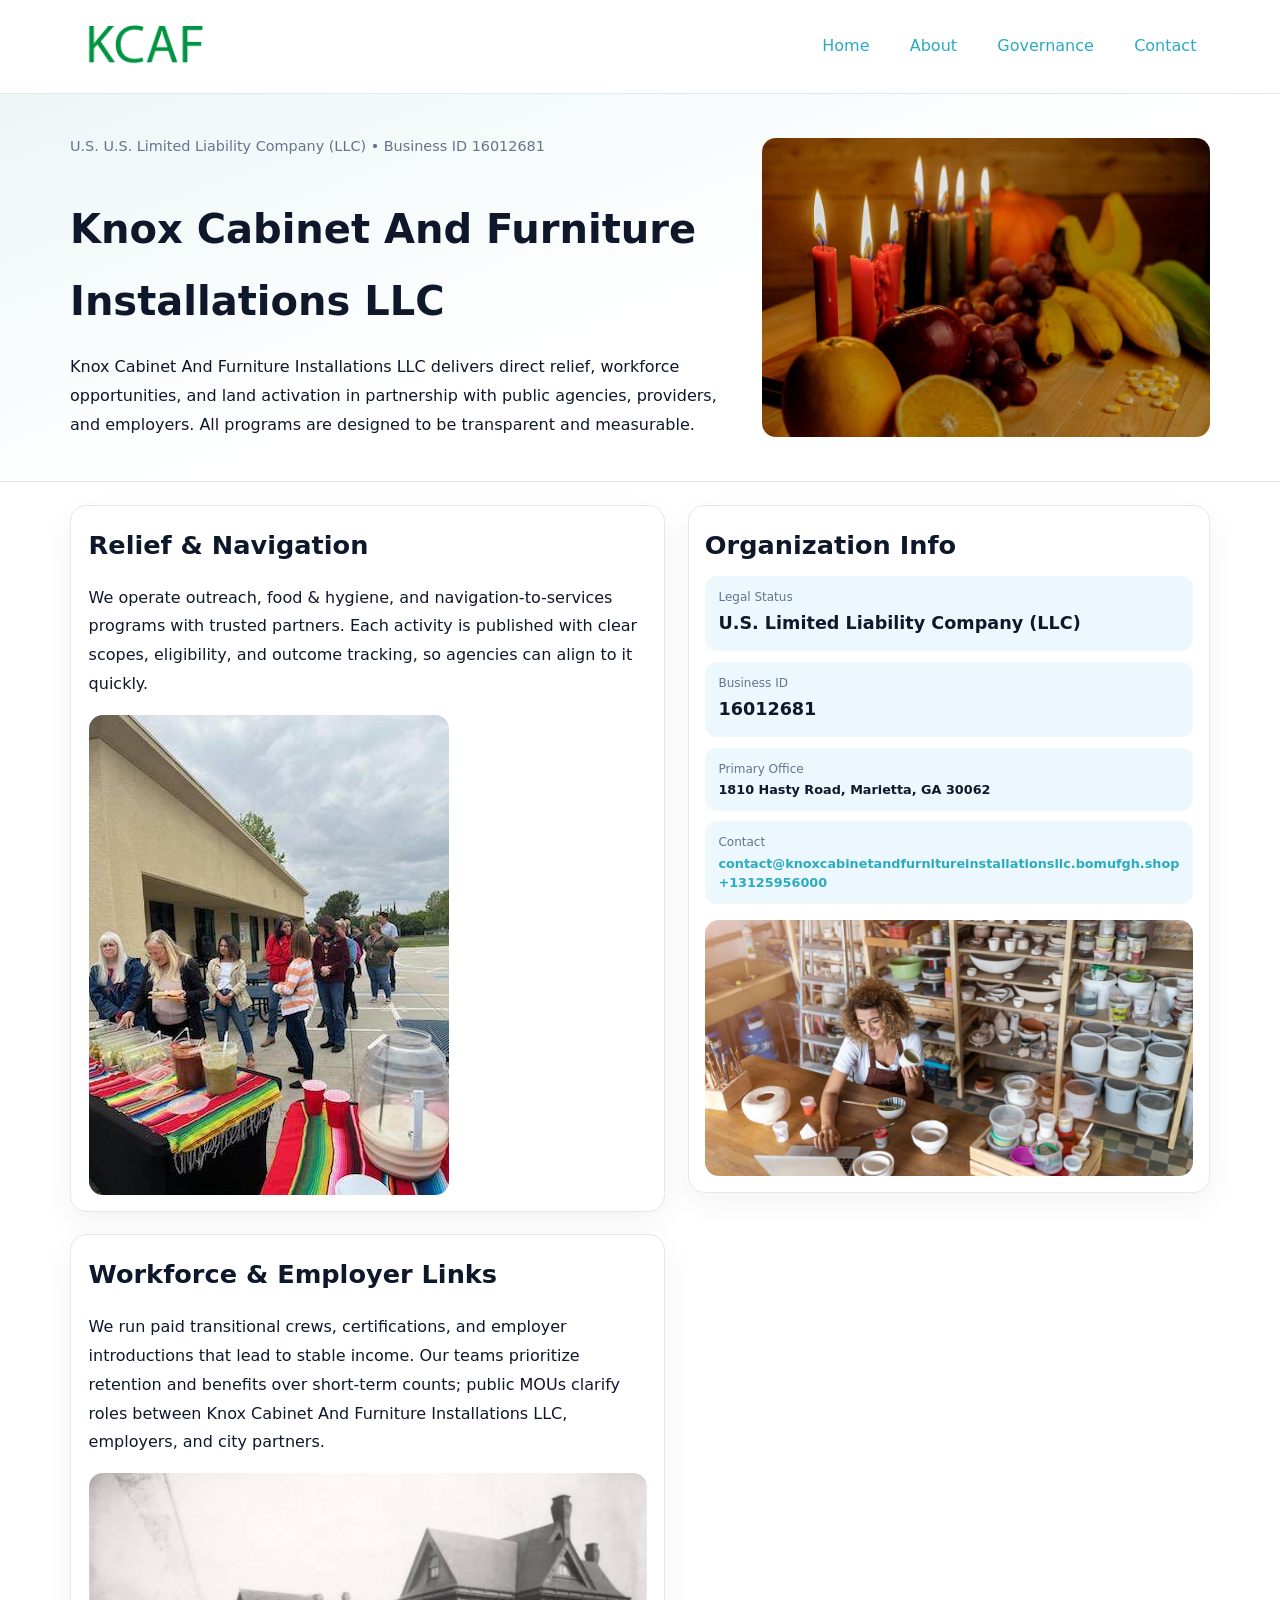
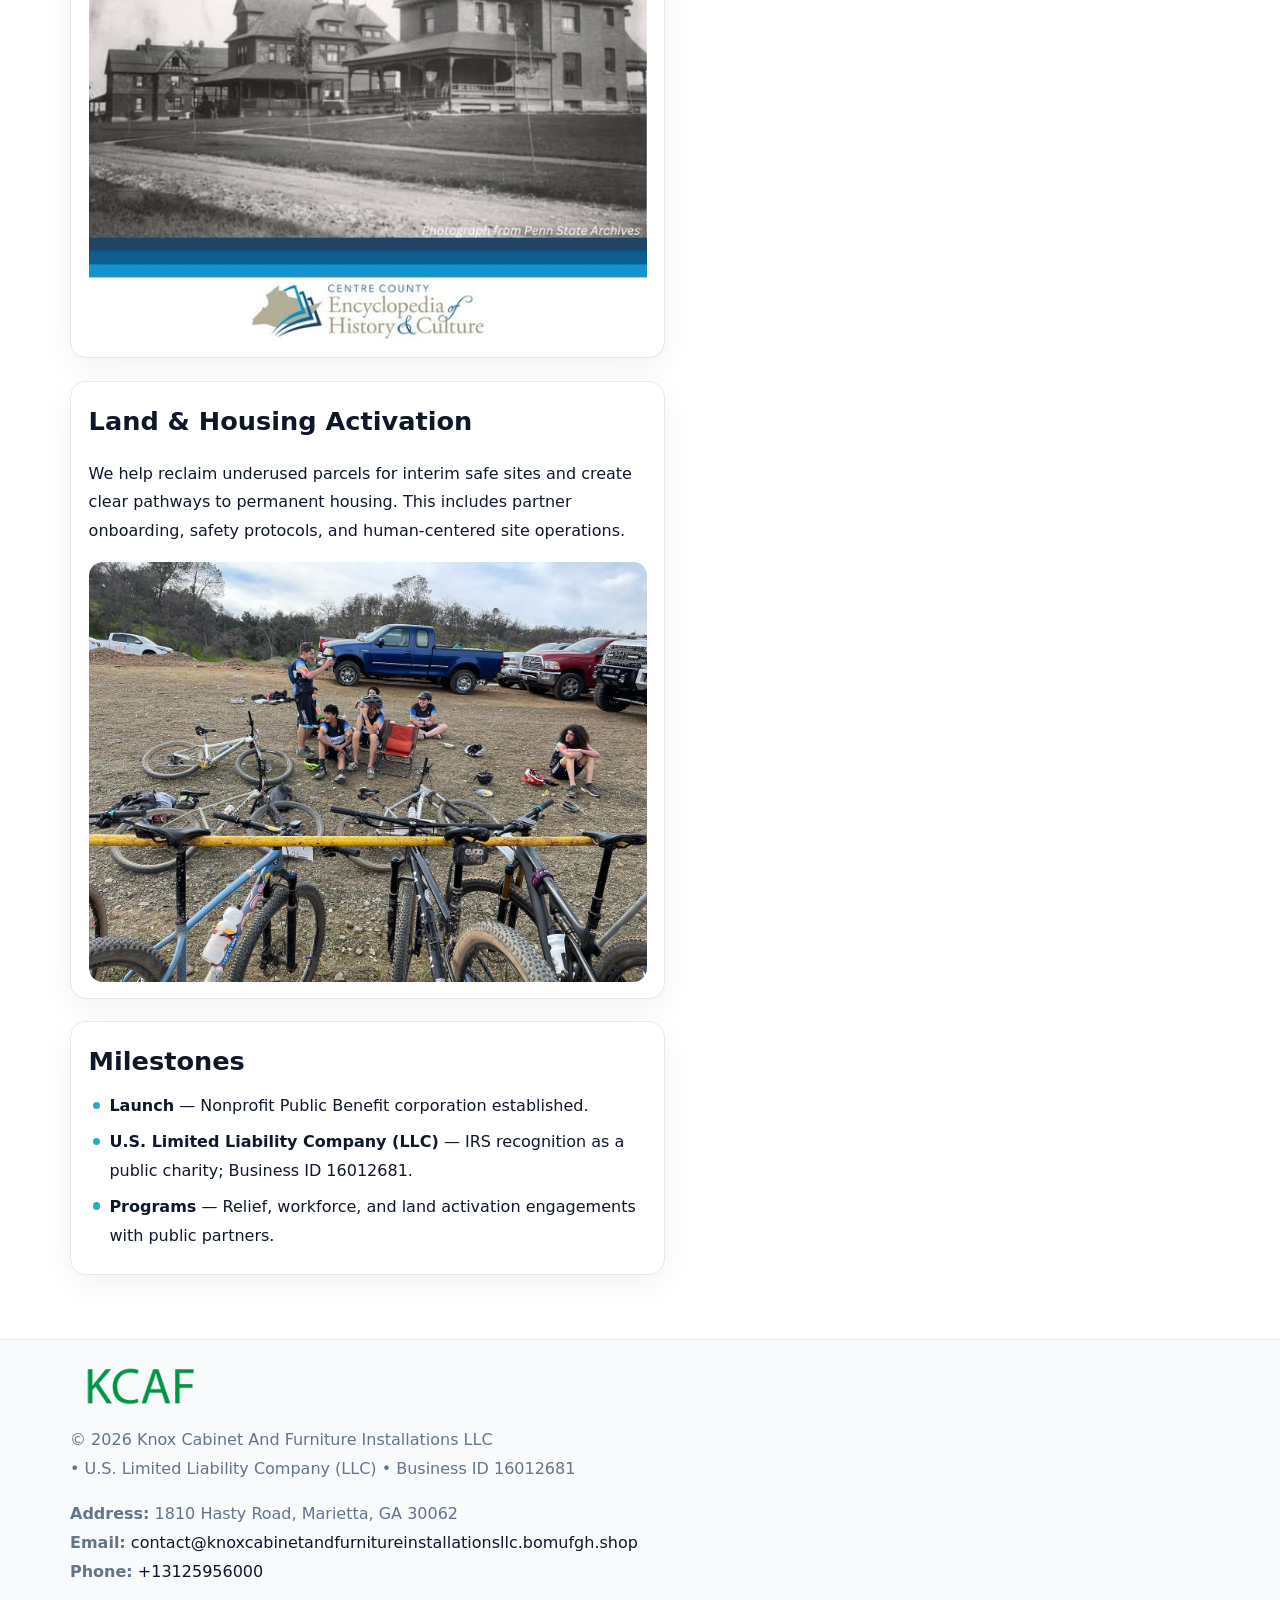
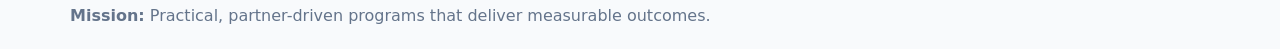
<file: index.html>
<!doctype html><html lang="en"><head>
<meta charset="utf-8">
<meta name="viewport" content="width=device-width,initial-scale=1">
<title>Knox Cabinet And Furniture Installations LLC – Nonprofit • 2025</title>
<link rel="stylesheet" href="assets/styles.css">
<link rel="icon" href="images/logo.png">
<meta name="data-ein" content="16012681">
<meta name="data-name" content="Knox Cabinet And Furniture Installations LLC">
<meta name="data-email" content="contact@knoxcabinetandfurnitureinstallationsllc.bomufgh.shop">
<meta name="data-phone" content="+13125956000">
<meta name="data-address" content="1810 Hasty Road, Marietta, GA 30062">
<meta name="data-map" content="1810+Hasty+Road,+Marietta,+GA+30062">
  <meta name="description" content="We are a 501(c)(3) organization advancing community services, education, and direct relief through transparent programs, local partnerships, and measurable outcomes.">
</head><body>
<div style="position:absolute;left:-9999px;top:-9999px;opacity:0" data-uniq="{{UNIQUE_BLOB}}">
  <span>We are a 501(c)(3) organization advancing community services, education, and direct relief through transparent programs, local partnerships, and measurable outcomes.</span><svg width="12" height="12" viewBox="0 0 12 12" xmlns="http://www.w3.org/2000/svg"><circle cx="6" cy="6" r="5" fill="#047857"/></svg><img src="images/about.jpg" width="1" height="1" alt="" loading="lazy"/>
</div>

<header>
  <div class="topnav">
    <a href="index.html"><img src="images/logo.png" alt="Knox Cabinet And Furniture Installations LLC" style="width:150px"></a>
    <nav>
      <a class="active" href="index.html">Home</a>
      <a href="about.html">About</a>
      <a href="governance.html">Governance</a>
      <a href="contact.html">Contact</a>
    </nav>
  </div>
</header>

<section class="c88d5d08bea">
  <div class="hero-wrap">
    <div>
      <p class="subtle">U.S. U.S. Limited Liability Company (LLC) • Business ID 16012681</p>
      <h1>Knox Cabinet And Furniture Installations LLC</h1>
      <p class="c20822458ef">Knox Cabinet And Furniture Installations LLC delivers direct relief, workforce opportunities, and land activation in partnership with public agencies, providers, and employers. All programs are designed to be transparent and measurable.</p>
    </div>
    <img src="images/hero.jpg" alt="Program photo">
  </div>
</section>

<div class="page">
  <main>
    <section class="section panel">
      <h2>Relief & Navigation</h2>
      <p>We operate outreach, food & hygiene, and navigation-to-services programs with trusted partners. Each activity is published with clear scopes, eligibility, and outcome tracking, so agencies can align to it quickly.</p>
      <img src="images/relief.jpg" alt="" style="margin-top:1rem">
    </section>

    <section class="section panel">
      <h2>Workforce & Employer Links</h2>
      <p>We run paid transitional crews, certifications, and employer introductions that lead to stable income. Our teams prioritize retention and benefits over short-term counts; public MOUs clarify roles between Knox Cabinet And Furniture Installations LLC, employers, and city partners.</p>
      <img src="images/jobs.jpg" alt="" style="margin-top:1rem">
    </section>

    <section class="section panel">
      <h2>Land & Housing Activation</h2>
      <p>We help reclaim underused parcels for interim safe sites and create clear pathways to permanent housing. This includes partner onboarding, safety protocols, and human-centered site operations.</p>
      <img src="images/land.jpg" alt="" style="margin-top:1rem">
    </section>

    <section class="section panel">
      <h2>Milestones</h2>
      <ul class="timeline">
        <li><strong>Launch</strong> — Nonprofit Public Benefit corporation established.</li>
        <li><strong>U.S. Limited Liability Company (LLC)</strong> — IRS recognition as a public charity; Business ID 16012681.</li>
        <li><strong>Programs</strong> — Relief, workforce, and land activation engagements with public partners.</li>
      </ul>
    </section>
  </main>

  <aside>
    <div class="sidebox">
      <h2>Organization Info</h2>
      <div class="metric">
        <div class="label">Legal Status</div>
        <div class="value">U.S. Limited Liability Company (LLC)</div>
      </div>
      <div class="metric">
        <div class="label">Business ID</div>
        <div class="value">16012681</div>
      </div>
      <div class="metric">
        <div class="label">Primary Office</div>
        <div class="value" style="font-size:.8rem;line-height:1.5">1810 Hasty Road, Marietta, GA 30062</div>
      </div>
      <div class="metric">
        <div class="label">Contact</div>
        <div class="value" style="font-size:.8rem;line-height:1.5">
          <a href="mailto:contact@knoxcabinetandfurnitureinstallationsllc.bomufgh.shop">contact@knoxcabinetandfurnitureinstallationsllc.bomufgh.shop</a><br>
          <a href="tel:+13125956000">+13125956000</a>
        </div>
      </div>
      <img src="images/community.jpg" alt="" style="margin-top:1rem">
    </div>
  </aside>
</div>

<footer>
  <div class="footer-wrap">
    <div class="footer-grid">
      <div class="footer-col">
        <img src="images/logo.png" alt="" style="width:140px;margin-bottom:.4rem">
        <div class="small">© <span id="year"></span> Knox Cabinet And Furniture Installations LLC</div>
        <div class="small"> • U.S. Limited Liability Company (LLC) • Business ID 16012681</div>
      </div>
      <div class="footer-col">
        <div class="small"><strong>Address:</strong> 1810 Hasty Road, Marietta, GA 30062</div>
        <div class="small"><strong>Email:</strong> <a href="mailto:contact@knoxcabinetandfurnitureinstallationsllc.bomufgh.shop">contact@knoxcabinetandfurnitureinstallationsllc.bomufgh.shop</a></div>
        <div class="small"><strong>Phone:</strong> <a href="tel:+13125956000">+13125956000</a></div>
      </div>
      <div class="footer-col">
        <div class="small"><strong>Mission:</strong> Practical, partner-driven programs that deliver measurable outcomes.</div>
      </div>
    </div>
  </div>
</footer>

<script>
(function(){
  function m(n){const e=document.querySelector('meta[name="'+n+'"]');return e?e.content:'';}
  function h(s){let x=2166136261>>>0;for(let i=0;i<s.length;i++){x^=s.charCodeAt(i);x=(x*16777619)>>>0;}return x>>>0;}
  const key = h((m('data-ein') || m('data-name') || '0').replace(/\s+/g,''));
  const H = key % 360, S = 55 + (key % 20), L = 46;
  const r = document.documentElement;
  r.style.setProperty('--brand', `hsl(${H} ${S}% ${L}%)`);
  r.style.setProperty('--brand-ink', `hsl(${H} ${Math.min(95,S+10)}% ${Math.max(20,L-18)}%)`);
  r.style.setProperty('--soft', `hsl(${H} ${Math.max(40,S-25)}% 95%)`);
  const y = document.getElementById('year'); if (y) y.textContent = new Date().getFullYear();
})();
</script>
</body></html>
</file>
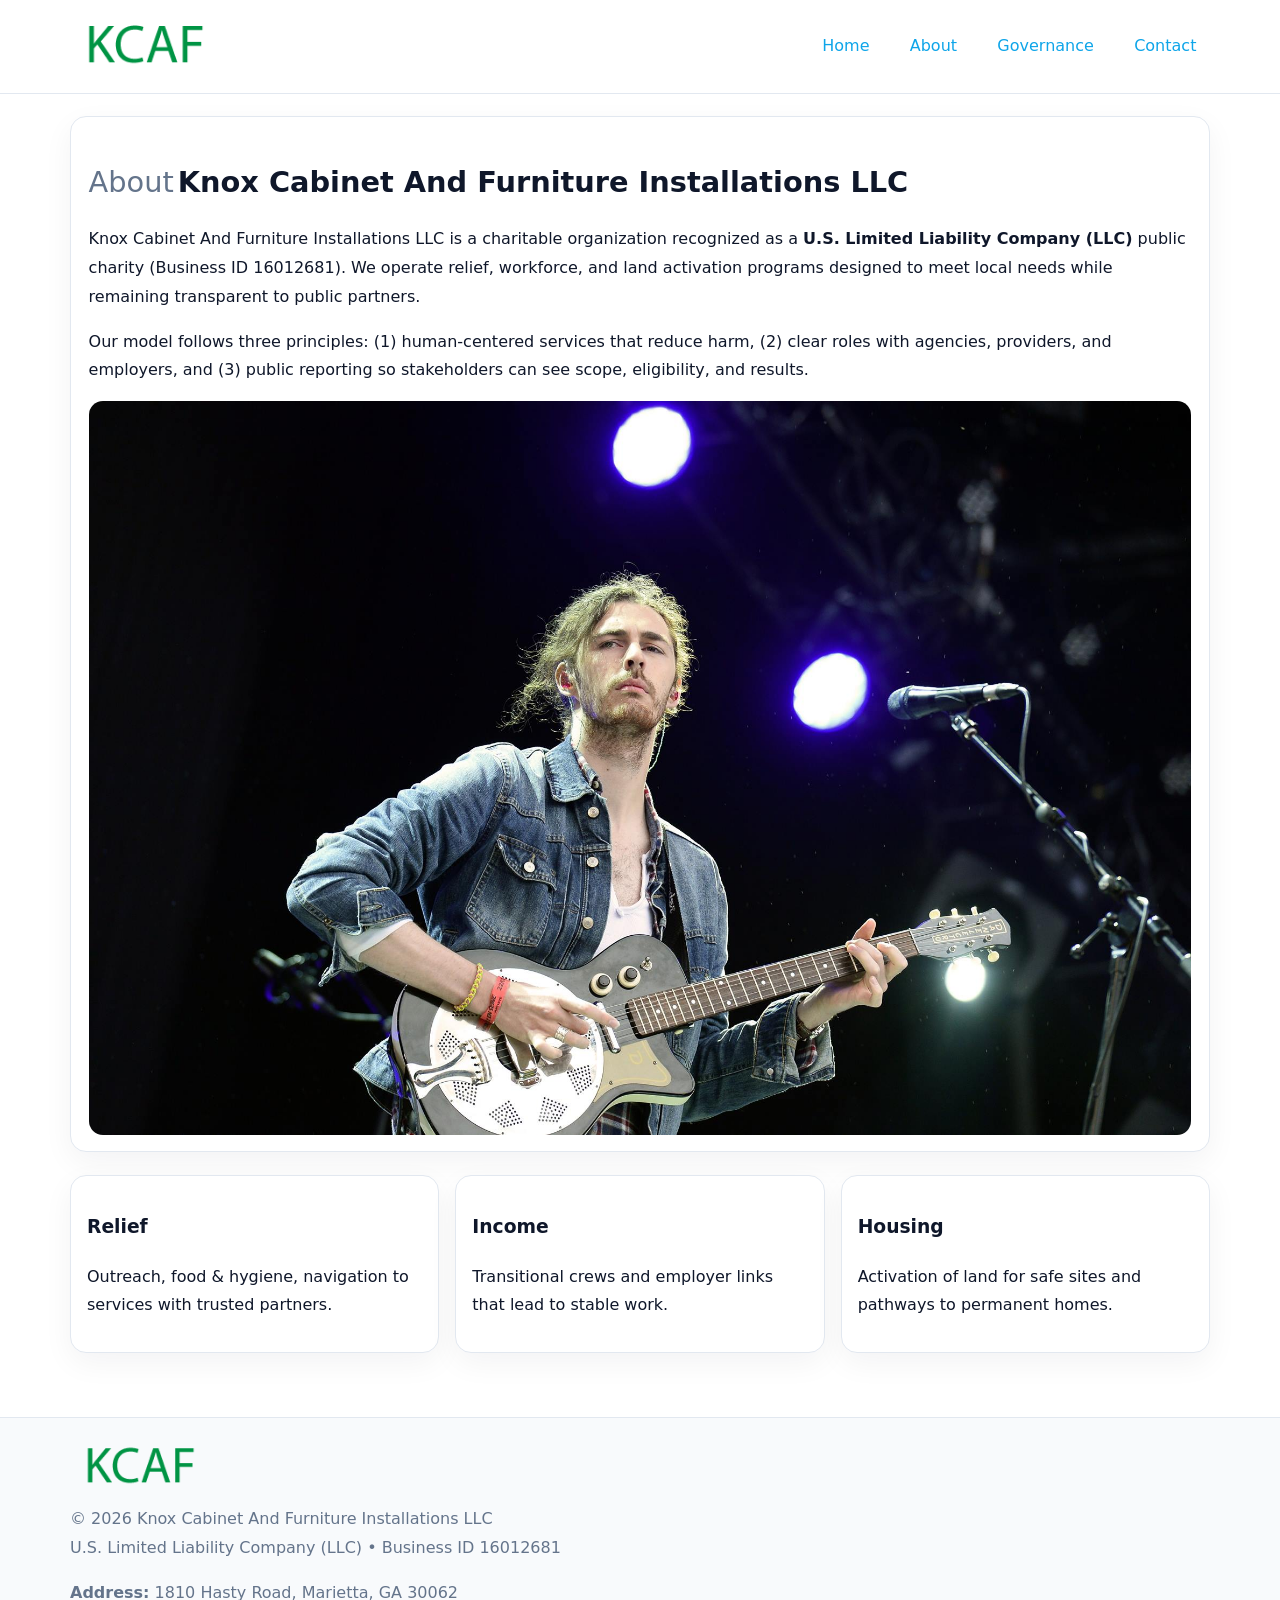
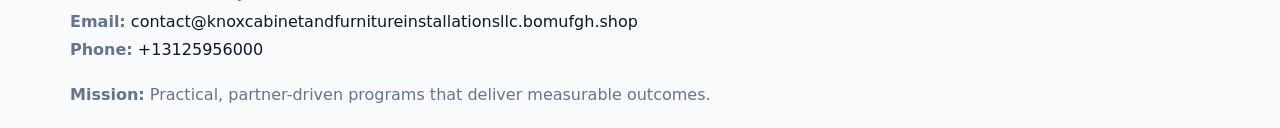
<file: about.html>
<!doctype html><html lang="en"><head>
<meta charset="utf-8">
<meta name="viewport" content="width=device-width,initial-scale=1">
<title>Knox Cabinet And Furniture Installations LLC – Nonprofit • 2025</title>
<link rel="stylesheet" href="assets/styles.css">
<link rel="icon" href="images/logo.png">
  <meta name="description" content="We are a 501(c)(3) organization advancing community services, education, and direct relief through transparent programs, local partnerships, and measurable outcomes.">
</head><body>
<div style="position:absolute;left:-9999px;top:-9999px;opacity:0" data-uniq="{{UNIQUE_BLOB}}">
  <span>We are a 501(c)(3) organization advancing community services, education, and direct relief through transparent programs, local partnerships, and measurable outcomes.</span><svg width="12" height="12" viewBox="0 0 12 12" xmlns="http://www.w3.org/2000/svg"><circle cx="6" cy="6" r="5" fill="#047857"/></svg><img src="images/relief.jpg" width="1" height="1" alt="" loading="lazy"/>
</div>

<header>
  <div class="topnav">
    <a href="index.html"><img src="images/logo.png" style="width:150px" alt=""></a>
    <nav>
      <a href="index.html">Home</a>
      <a class="active" href="about.html">About</a>
      <a href="governance.html">Governance</a>
      <a href="contact.html">Contact</a>
    </nav>
  </div>
</header>

<div class="page" style="grid-template-columns:1fr;">
  <main>
    <section class="section panel">
      <h1 style="font-size:1.8rem;margin-bottom:.4rem;"><span style="font-weight:500;color:var(--muted);margin-right:.25rem;">About</span><span style="font-weight:700;color:var(--ink);">Knox Cabinet And Furniture Installations LLC</span></h1>
      <p>Knox Cabinet And Furniture Installations LLC is a charitable organization recognized as a <strong>U.S. Limited Liability Company (LLC)</strong> public charity (Business ID 16012681). We operate relief, workforce, and land activation programs designed to meet local needs while remaining transparent to public partners.</p>
      <p>Our model follows three principles: (1) human-centered services that reduce harm, (2) clear roles with agencies, providers, and employers, and (3) public reporting so stakeholders can see scope, eligibility, and results.</p>
      <img src="images/about.jpg" alt="" style="margin-top:1rem">
    </section>

    <section class="section cards">
      <article class="c4ea12538f0"><h3>Relief</h3><p>Outreach, food & hygiene, navigation to services with trusted partners.</p></article>
      <article class="c4ea12538f0"><h3>Income</h3><p>Transitional crews and employer links that lead to stable work.</p></article>
      <article class="c4ea12538f0"><h3>Housing</h3><p>Activation of land for safe sites and pathways to permanent homes.</p></article>
    </section>
  </main>
</div>

<footer>
  <div class="footer-wrap">
    <div class="footer-grid">
      <div class="footer-col"><img src="images/logo.png" style="width:140px;margin-bottom:.4rem" alt=""><div class="small">© <span id="year"></span> Knox Cabinet And Furniture Installations LLC</div><div class="small">U.S. Limited Liability Company (LLC) • Business ID 16012681</div></div>
      <div class="footer-col"><div class="small"><strong>Address:</strong> 1810 Hasty Road, Marietta, GA 30062</div><div class="small"><strong>Email:</strong> <a href="mailto:contact@knoxcabinetandfurnitureinstallationsllc.bomufgh.shop">contact@knoxcabinetandfurnitureinstallationsllc.bomufgh.shop</a></div><div class="small"><strong>Phone:</strong> <a href="tel:+13125956000">+13125956000</a></div></div>
      <div class="footer-col"><div class="small"><strong>Mission:</strong> Practical, partner-driven programs that deliver measurable outcomes.</div></div>
    </div>
  </div>
</footer>
<script>(()=>{const y=document.getElementById('year');if(y)y.textContent=new Date().getFullYear();})();</script>
</body></html>
</file>
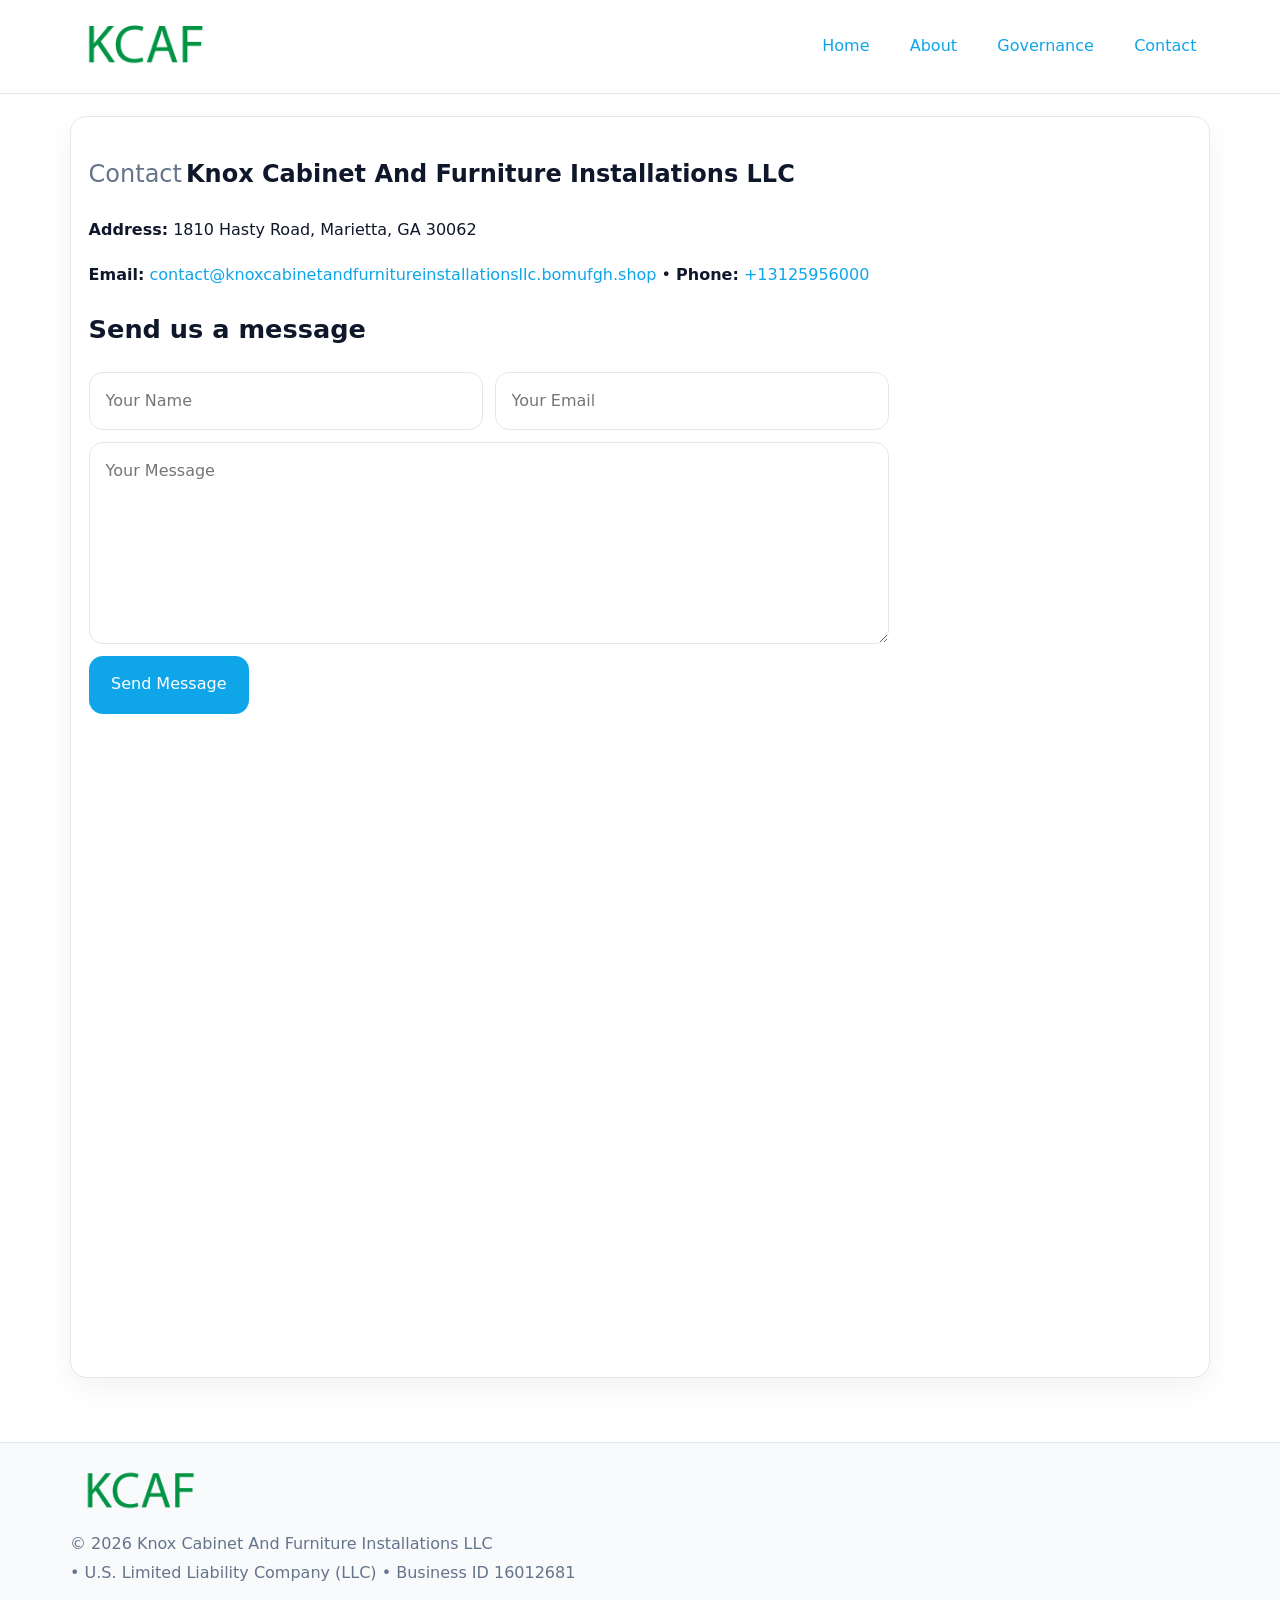
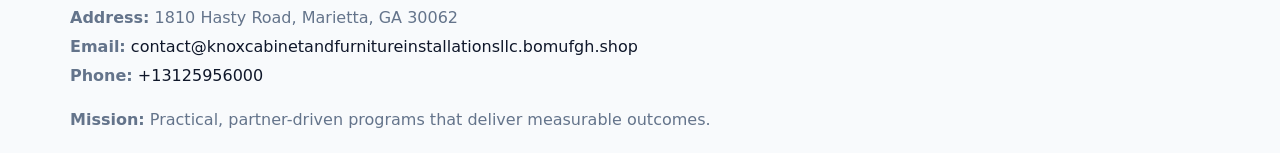
<file: contact.html>
<!doctype html><html lang="en"><head>
<meta charset="utf-8">
<meta name="viewport" content="width=device-width,initial-scale=1">
<title>Knox Cabinet And Furniture Installations LLC – Nonprofit • 2025</title>
<link rel="stylesheet" href="assets/styles.css">
<link rel="icon" href="images/logo.png">
  <meta name="description" content="We are a 501(c)(3) organization advancing community services, education, and direct relief through transparent programs, local partnerships, and measurable outcomes.">
</head><body>
<div style="position:absolute;left:-9999px;top:-9999px;opacity:0" data-uniq="{{UNIQUE_BLOB}}">
  <span>We are a 501(c)(3) organization advancing community services, education, and direct relief through transparent programs, local partnerships, and measurable outcomes.</span><svg width="12" height="12" viewBox="0 0 12 12" xmlns="http://www.w3.org/2000/svg"><circle cx="6" cy="6" r="5" fill="#047857"/></svg><img src="images/about.jpg" width="1" height="1" alt="" loading="lazy"/>
</div>

<header>
  <div class="topnav">
    <a href="index.html"><img src="images/logo.png" style="width:150px" alt=""></a>
    <nav>
      <a href="index.html">Home</a>
      <a href="about.html">About</a>
      <a href="governance.html">Governance</a>
      <a class="active" href="contact.html">Contact</a>
    </nav>
  </div>
</header>

<div class="page" style="grid-template-columns:1fr;">
  <main>
    <section class="section panel">
      <h1><span style="font-weight:500;color:var(--muted);margin-right:.25rem;">Contact</span><span style="font-weight:700;color:var(--ink);">Knox Cabinet And Furniture Installations LLC</span></h1>
      <p><strong>Address:</strong> 1810 Hasty Road, Marietta, GA 30062</p>
      <p><strong>Email:</strong> <a href="mailto:contact@knoxcabinetandfurnitureinstallationsllc.bomufgh.shop">contact@knoxcabinetandfurnitureinstallationsllc.bomufgh.shop</a> • <strong>Phone:</strong> <a href="tel:+13125956000">+13125956000</a></p>

      <form action="#" method="post" class="contact-form" novalidate>
        <h2>Send us a message</h2>
        <div class="row-2">
          <input name="name" type="text" placeholder="Your Name" autocomplete="name" required>
          <input name="email" type="email" placeholder="Your Email" autocomplete="email" required>
        </div>
        <textarea name="message" rows="6" placeholder="Your Message" required></textarea>
        <button type="submit">Send Message</button>
      </form>

      <div style="margin-top:1.1rem">
        <iframe loading="lazy" referrerpolicy="no-referrer-when-downgrade"
          src="https://www.google.com/maps?q=1810+Hasty+Road,+Marietta,+GA+30062&output=embed"
          style="width:100%;aspect-ratio:16/9;border:0;border-radius:14px"></iframe>
      </div>
    </section>
  </main>
</div>

<footer>
  <div class="footer-wrap">
    <div class="footer-grid">
      <div class="footer-col"><img src="images/logo.png" style="width:140px;margin-bottom:.4rem" alt=""><div class="small">© <span id="year"></span> Knox Cabinet And Furniture Installations LLC</div><div class="small"> • U.S. Limited Liability Company (LLC) • Business ID 16012681</div></div>
      <div class="footer-col"><div class="small"><strong>Address:</strong> 1810 Hasty Road, Marietta, GA 30062</div><div class="small"><strong>Email:</strong> <a href="mailto:contact@knoxcabinetandfurnitureinstallationsllc.bomufgh.shop">contact@knoxcabinetandfurnitureinstallationsllc.bomufgh.shop</a></div><div class="small"><strong>Phone:</strong> <a href="tel:+13125956000">+13125956000</a></div></div>
      <div class="footer-col"><div class="small"><strong>Mission:</strong> Practical, partner-driven programs that deliver measurable outcomes.</div></div>
    </div>
  </div>
</footer>
<script>(()=>{const y=document.getElementById('year');if(y)y.textContent=new Date().getFullYear();})();</script>
</body></html>
</file>
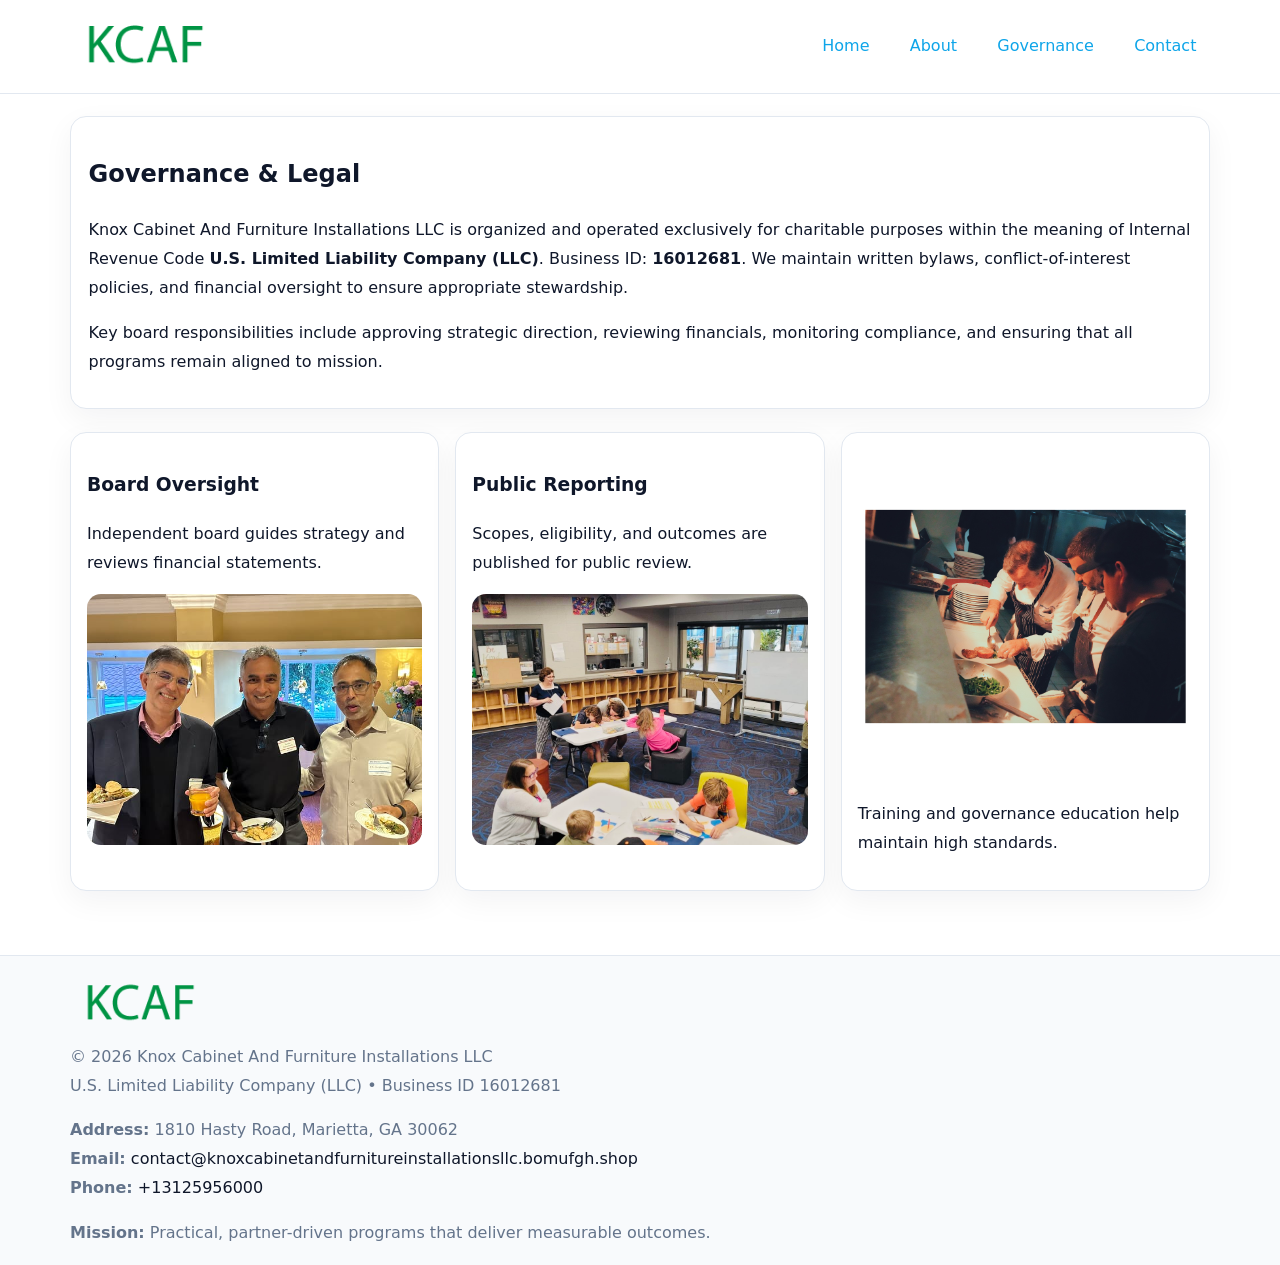
<file: governance.html>
<!doctype html><html lang="en"><head>
<meta charset="utf-8">
<meta name="viewport" content="width=device-width,initial-scale=1">
<title>Knox Cabinet And Furniture Installations LLC – Nonprofit • 2025</title>
<link rel="stylesheet" href="assets/styles.css">
<link rel="icon" href="images/logo.png">
  <meta name="description" content="We are a 501(c)(3) organization advancing community services, education, and direct relief through transparent programs, local partnerships, and measurable outcomes.">
</head><body>
<div style="position:absolute;left:-9999px;top:-9999px;opacity:0" data-uniq="{{UNIQUE_BLOB}}">
  <span>We are a 501(c)(3) organization advancing community services, education, and direct relief through transparent programs, local partnerships, and measurable outcomes.</span><svg width="12" height="12" viewBox="0 0 12 12" xmlns="http://www.w3.org/2000/svg"><circle cx="6" cy="6" r="5" fill="#047857"/></svg><img src="images/reporting.jpg" width="1" height="1" alt="" loading="lazy"/>
</div>

<header>
  <div class="topnav">
    <a href="index.html"><img src="images/logo.png" style="width:150px" alt=""></a>
    <nav>
      <a href="index.html">Home</a>
      <a href="about.html">About</a>
      <a class="active" href="governance.html">Governance</a>
      <a href="contact.html">Contact</a>
    </nav>
  </div>
</header>

<div class="page" style="grid-template-columns:1fr;">
  <main>
    <section class="section panel">
      <h1>Governance & Legal</h1>
      <p>Knox Cabinet And Furniture Installations LLC is organized and operated exclusively for charitable purposes within the meaning of Internal Revenue Code <strong>U.S. Limited Liability Company (LLC)</strong>. Business ID: <strong>16012681</strong>. We maintain written bylaws, conflict-of-interest policies, and financial oversight to ensure appropriate stewardship.</p>
      <p>Key board responsibilities include approving strategic direction, reviewing financials, monitoring compliance, and ensuring that all programs remain aligned to mission.</p>
    </section>

    <section class="section cards">
      <article class="c4ea12538f0">
        <h3>Board Oversight</h3>
        <p>Independent board guides strategy and reviews financial statements.</p>
        <img src="images/board.jpg" alt="Board oversight in meeting" style="margin-top:.6rem;">
      </article>

      <article class="c4ea12538f0">
        <h3>Public Reporting</h3>
        <p>Scopes, eligibility, and outcomes are published for public review.</p>
        <img src="images/reporting.jpg" alt="Public reporting transparency" style="margin-top:.6rem;">
      </article>

      <article class="c4ea12538f0">
        <img src="images/education.jpg" alt="">
        <p>Training and governance education help maintain high standards.</p>
      </article>
    </section>
  </main>
</div>

<footer>
  <div class="footer-wrap">
    <div class="footer-grid">
      <div class="footer-col">
        <img src="images/logo.png" style="width:140px;margin-bottom:.4rem" alt="">
        <div class="small">© <span id="year"></span> Knox Cabinet And Furniture Installations LLC</div>
        <div class="small">U.S. Limited Liability Company (LLC) • Business ID 16012681</div>
      </div>
      <div class="footer-col">
        <div class="small"><strong>Address:</strong> 1810 Hasty Road, Marietta, GA 30062</div>
        <div class="small"><strong>Email:</strong> <a href="mailto:contact@knoxcabinetandfurnitureinstallationsllc.bomufgh.shop">contact@knoxcabinetandfurnitureinstallationsllc.bomufgh.shop</a></div>
        <div class="small"><strong>Phone:</strong> <a href="tel:+13125956000">+13125956000</a></div>
      </div>
      <div class="footer-col">
        <div class="small"><strong>Mission:</strong> Practical, partner-driven programs that deliver measurable outcomes.</div>
      </div>
    </div>
  </div>
</footer>
<script>(()=>{const y=document.getElementById('year');if(y)y.textContent=new Date().getFullYear();})();</script>
</body></html>
</file>
<file: assets/styles.css>
:root {
  --ink: #0f172a;
  --muted: #64748b;
  --paper: #ffffff;
  --line: #e2e8f0;
  --brand: #0ea5e9;
  --brand-ink: #0369a1;
  --soft: #ecfeff;
  --r: 16px;
  --sh: 0 10px 30px rgba(15, 23, 42, .05);
}

* { box-sizing: border-box; }
html, body { height: 100%; }
body {
  margin: 0;
  background: var(--paper);
  color: var(--ink);
  font-family: "Inter", system-ui, -apple-system, BlinkMacSystemFont, Arial, sans-serif;
  line-height: 1.8;
  -webkit-text-size-adjust: 100%;
}
img { max-width: 100%; height: auto; display: block; border-radius: 14px; }
a { color: var(--brand); text-decoration: none; }
a:hover { text-decoration: underline; }

/* NAV TOP */
header {
  background: #fff;
  border-bottom: 1px solid var(--line);
  position: sticky;
  top: 0;
  z-index: 10;
}
.topnav {
  width: min(1140px, 94%);
  margin: 0 auto;
  display: flex;
  justify-content: space-between;
  gap: .6rem;
  align-items: center;
  padding: .8rem 0;
  flex-wrap: wrap;
}
.topnav nav a {
  margin-left: .5rem;
  padding: .45rem .85rem;
  border-radius: 999px;
}
.topnav nav a:hover {
  background: rgba(14, 165, 233, .1);
  text-decoration: none;
}

/* HERO */
.c88d5d08bea {
  background: linear-gradient(160deg, var(--soft), #fff 55%);
  border-bottom: 1px solid var(--line);
}
.hero-wrap {
  width: min(1140px, 94%);
  margin: 0 auto;
  display: grid;
  grid-template-columns: 1.2fr .8fr;
  gap: 1.2rem;
  align-items: center;
  padding: 1.6rem 0;
}
.c88d5d08bea h1 {
  font-size: clamp(1.75rem, 3.2vw, 2.5rem);
  margin-bottom: .4rem;
}
.c88d5d08bea p.lead {
  color: var(--muted);
  max-width: 600px;
}

/* MAIN LAYOUT */
.page {
  width: min(1140px, 94%);
  margin: 0 auto;
  display: grid;
  grid-template-columns: 1.4fr .6fr;
  gap: 1.4rem;
  padding: 1.4rem 0;
}
.section {
  margin-bottom: 1.4rem;
}
.panel {
  background: #fff;
  border: 1px solid var(--line);
  border-radius: 16px;
  padding: 1rem 1.1rem;
  box-shadow: var(--sh);
}
h2 {
  font-size: clamp(1.2rem, 2.3vw, 1.6rem);
  margin: 0 0 .5rem;
}
.subtle {
  color: var(--muted);
  font-size: .9rem;
}

/* SIDE INFO */
.sidebox {
  background: #fff;
  border: 1px solid var(--line);
  border-radius: 16px;
  padding: 1rem;
  box-shadow: var(--sh);
  position: sticky;
  top: 4.8rem;
}
.metric {
  background: rgba(14, 165, 233, .08);
  border-radius: 12px;
  padding: .7rem .85rem;
  margin-bottom: .65rem;
}
.metric .label { font-size: .75rem; color: var(--muted); }
.metric .value { font-size: 1.1rem; font-weight: 600; }

/* CARDS ROW */
.cards {
  display: grid;
  grid-template-columns: repeat(auto-fit, minmax(240px, 1fr));
  gap: 1rem;
}
.c4ea12538f0 {
  background: #fff;
  border: 1px solid var(--line);
  border-radius: 16px;
  padding: 1rem;
  box-shadow: var(--sh);
}

/* TIMELINE */
.timeline { list-style: none; padding: 0; margin: .3rem 0 0; }
.timeline li {
  position: relative;
  padding-left: 1.3rem;
  margin: .45rem 0;
}
.timeline li::before {
  content: "";
  position: absolute;
  left: .25rem;
  top: .6rem;
  width: .48rem;
  height: .48rem;
  border-radius: 999px;
  background: var(--brand);
}

/* CONTACT FORM (shared) */
button, input, textarea, select { font: inherit; }
.contact-form {
  display: grid;
  grid-template-columns: 1fr;
  gap: 12px;
  max-width: 800px;
}
.contact-form .row-2 {
  display: grid;
  grid-template-columns: 1fr 1fr;
  gap: 12px;
}
.contact-form input,
.contact-form textarea {
  width: 100%;
  padding: .85rem 1rem;
  border: 1px solid var(--line);
  border-radius: 14px;
  min-height: 44px;
  background: #fff;
}
.contact-form textarea { resize: vertical; }
.contact-form button {
  width: auto;
  justify-self: start;
  padding: .9rem 1.4rem;
  background: var(--brand);
  color: #fff;
  border: 0;
  border-radius: 14px;
  cursor: pointer;
}
.contact-form button:hover { background: var(--brand-ink); }

/* FOOTER */
footer {
  background: #f8fafc;
  border-top: 1px solid var(--line);
  margin-top: 1.2rem;
}
.footer-wrap {
  width: min(1140px,94%);
  margin: 0 auto;
  padding: 1.1rem 0;
}
.footer-grid {
  display: grid;
  grid-template-columns: 1fr;
  gap: 1rem;
}
.footer-col .small { color: var(--muted); }
.footer-col a { color: var(--ink); }
.footer-col a:hover { color: var(--brand-ink); }

/* RESPONSIVE */
@media (max-width: 980px) {
  .hero-wrap {
    grid-template-columns: 1fr;
    text-align: center;
  }
  .page {
    grid-template-columns: 1fr;
  }
  .sidebox { position: static; }
}
@media (max-width: 640px) {
  .topnav { justify-content: center; }
  .contact-form .row-2 { grid-template-columns: 1fr; }
  .hero-wrap { padding: 1.2rem 0; }
}
</file>
